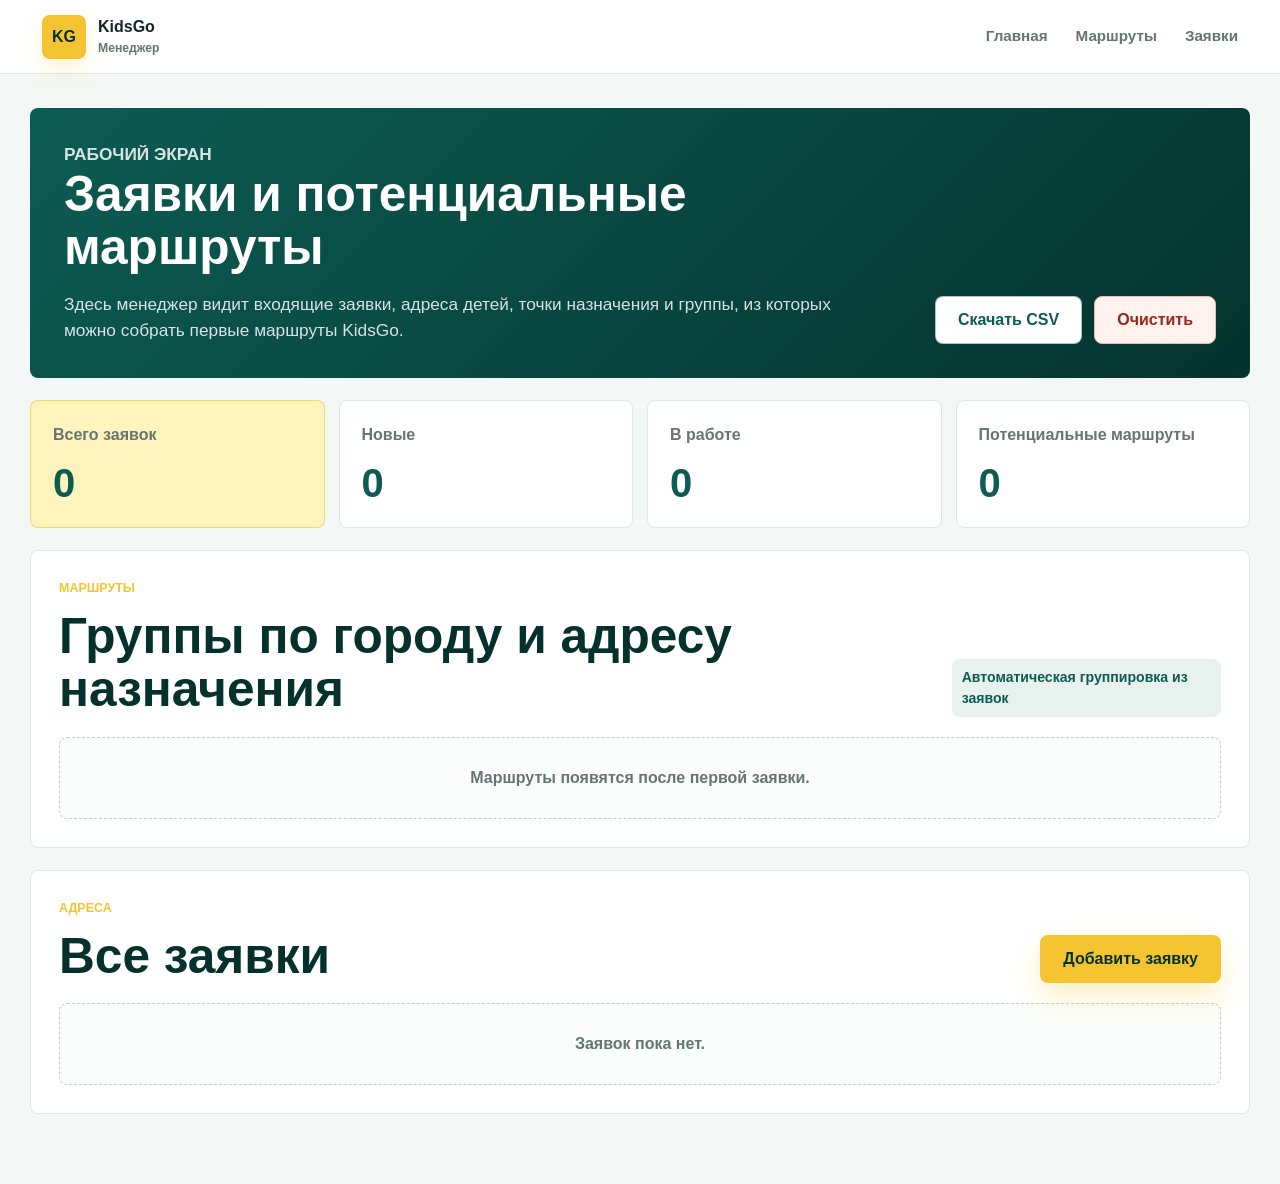
<file: manager.html>
<!doctype html>
<html lang="ru">
  <head>
    <meta charset="utf-8" />
    <meta name="viewport" content="width=device-width, initial-scale=1" />
    <title>KidsGo - менеджер</title>
    <meta
      name="description"
      content="Рабочая страница менеджера KidsGo для просмотра заявок, маршрутов и адресов."
    />
    <link rel="stylesheet" href="styles.css" />
  </head>
  <body class="manager-page">
    <header class="site-header manager-header-bar">
      <a class="brand" href="index.html" aria-label="KidsGo">
        <span class="brand-mark">KG</span>
        <span>
          <strong>KidsGo</strong>
          <small>Менеджер</small>
        </span>
      </a>
      <nav class="site-nav" aria-label="Навигация менеджера">
        <a href="index.html">Главная</a>
        <a href="#routes">Маршруты</a>
        <a href="#leads">Заявки</a>
      </nav>
      <button class="menu-button" type="button" data-menu-button aria-label="Открыть меню">
        <span></span>
        <span></span>
        <span></span>
      </button>
    </header>

    <main class="manager-shell">
      <section class="manager-hero">
        <div>
          <p class="eyebrow">Рабочий экран</p>
          <h1>Заявки и потенциальные маршруты</h1>
          <p>
            Здесь менеджер видит входящие заявки, адреса детей, точки назначения и
            группы, из которых можно собрать первые маршруты KidsGo.
          </p>
        </div>
        <div class="manager-tools">
          <button class="button button-outline" type="button" data-export>Скачать CSV</button>
          <button class="button button-danger" type="button" data-clear>Очистить</button>
        </div>
      </section>

      <section class="stat-grid" aria-label="Количество заявок">
        <article class="stat-card stat-card-accent">
          <span>Всего заявок</span>
          <strong data-total>0</strong>
        </article>
        <article class="stat-card">
          <span>Новые</span>
          <strong data-new>0</strong>
        </article>
        <article class="stat-card">
          <span>В работе</span>
          <strong data-progress>0</strong>
        </article>
        <article class="stat-card">
          <span>Потенциальные маршруты</span>
          <strong data-routes-count>0</strong>
        </article>
      </section>

      <section class="manager-board" id="routes">
        <div class="board-heading">
          <div>
            <p class="eyebrow">Маршруты</p>
            <h2>Группы по городу и адресу назначения</h2>
          </div>
          <span class="board-note">Автоматическая группировка из заявок</span>
        </div>
        <div class="route-groups" data-routes></div>
        <p class="empty-state" data-routes-empty>Маршруты появятся после первой заявки.</p>
      </section>

      <section class="manager-board" id="leads">
        <div class="board-heading">
          <div>
            <p class="eyebrow">Адреса</p>
            <h2>Все заявки</h2>
          </div>
          <a class="button button-primary" href="index.html#request">Добавить заявку</a>
        </div>
        <div class="lead-list" data-leads-list></div>
        <p class="empty-state" data-leads-empty>Заявок пока нет.</p>
      </section>
    </main>

    <div class="toast" data-toast role="status" aria-live="polite"></div>
    <script src="manager.js"></script>
  </body>
</html>
</file>
<file: styles.css>
:root {
  --teal: #0d5c53;
  --teal-700: #08463f;
  --teal-900: #04312c;
  --yellow: #f4c430;
  --yellow-soft: #fff3bd;
  --coral: #ef7b65;
  --blue: #2f73b7;
  --sage: #e7f1ed;
  --cream: #fbfaf3;
  --white: #ffffff;
  --ink: #132522;
  --muted: #657571;
  --line: #dce8e3;
  --shadow: 0 18px 50px rgba(7, 60, 54, 0.14);
}

* {
  box-sizing: border-box;
}

html {
  scroll-behavior: smooth;
  scroll-padding-top: 68px;
}

body {
  margin: 0;
  color: var(--ink);
  background:
    linear-gradient(180deg, rgba(231, 241, 237, 0.7), rgba(251, 250, 243, 0)),
    var(--cream);
  font-family: Inter, "Segoe UI", Arial, sans-serif;
  line-height: 1.5;
}

a {
  color: inherit;
  text-decoration: none;
}

button,
input,
select,
textarea {
  font: inherit;
}

.site-header {
  position: sticky;
  top: 0;
  z-index: 20;
  display: flex;
  min-height: 74px;
  align-items: center;
  justify-content: space-between;
  gap: 22px;
  padding: 0 42px;
  border-bottom: 1px solid rgba(220, 232, 227, 0.92);
  background: rgba(255, 255, 255, 0.9);
  backdrop-filter: blur(18px);
}

.brand {
  display: inline-flex;
  align-items: center;
  gap: 12px;
  font-weight: 900;
}

.brand-mark {
  display: grid;
  width: 44px;
  height: 44px;
  place-items: center;
  border-radius: 8px;
  color: var(--teal-900);
  background: var(--yellow);
  box-shadow: 0 10px 24px rgba(244, 196, 48, 0.22);
}

.brand strong,
.brand small {
  display: block;
}

.brand small {
  color: var(--muted);
  font-size: 0.76rem;
  font-weight: 800;
}

.site-nav {
  display: flex;
  align-items: center;
  gap: 28px;
  color: var(--muted);
  font-size: 0.95rem;
  font-weight: 800;
}

.site-nav a {
  transition: color 0.2s ease;
}

.site-nav a:hover {
  color: var(--teal);
}

.menu-button {
  display: none;
  width: 44px;
  height: 44px;
  padding: 0;
  border: 1px solid var(--line);
  border-radius: 8px;
  background: var(--white);
}

.menu-button span {
  display: block;
  width: 20px;
  height: 2px;
  margin: 5px auto;
  background: var(--teal);
}

.button {
  display: inline-flex;
  min-height: 48px;
  align-items: center;
  justify-content: center;
  padding: 0 22px;
  border: 1px solid transparent;
  border-radius: 8px;
  cursor: pointer;
  font-weight: 900;
  transition: transform 0.2s ease, box-shadow 0.2s ease, background 0.2s ease;
}

.button:hover {
  transform: translateY(-1px);
}

.button-primary {
  color: var(--teal-900);
  background: var(--yellow);
  box-shadow: 0 14px 30px rgba(244, 196, 48, 0.28);
}

.button-light {
  color: var(--white);
  border-color: rgba(255, 255, 255, 0.46);
  background: rgba(255, 255, 255, 0.13);
}

.button-outline {
  color: var(--teal);
  border-color: rgba(13, 92, 83, 0.35);
  background: var(--white);
}

.button-danger {
  color: #982817;
  border-color: #f0b7ac;
  background: #fff2ef;
}

.hero {
  min-height: 82vh;
  display: flex;
  align-items: center;
  padding: 92px 42px;
  color: var(--white);
  background:
    linear-gradient(90deg, rgba(4, 49, 44, 0.94) 0%, rgba(13, 92, 83, 0.82) 44%, rgba(13, 92, 83, 0.2) 100%),
    url("assets/kidsgo-hero.png") center right / cover no-repeat;
}

.hero-copy {
  width: min(680px, 100%);
}

.eyebrow {
  margin: 0 0 12px;
  color: var(--yellow);
  font-size: 0.78rem;
  font-weight: 900;
  letter-spacing: 0;
  text-transform: uppercase;
}

.hero h1 {
  margin: 0;
  font-size: clamp(3.4rem, 8vw, 6.8rem);
  line-height: 0.95;
  letter-spacing: 0;
}

.hero-lead {
  max-width: 620px;
  margin: 24px 0 0;
  color: rgba(255, 255, 255, 0.93);
  font-size: clamp(1.06rem, 2vw, 1.38rem);
}

.hero-actions,
.manager-tools,
.contact-links {
  display: flex;
  flex-wrap: wrap;
  gap: 12px;
}

.hero-actions {
  margin-top: 34px;
}

.hero-metrics {
  display: grid;
  grid-template-columns: repeat(3, minmax(0, 1fr));
  gap: 12px;
  margin-top: 42px;
}

.hero-metrics div {
  min-height: 104px;
  padding: 18px;
  border: 1px solid rgba(255, 255, 255, 0.22);
  border-radius: 8px;
  background: rgba(255, 255, 255, 0.12);
}

.hero-metrics strong,
.hero-metrics span {
  display: block;
}

.hero-metrics strong {
  color: var(--yellow);
  font-size: 1.55rem;
}

.hero-metrics span {
  margin-top: 4px;
  color: rgba(255, 255, 255, 0.84);
  font-size: 0.92rem;
}

.service-strip {
  display: flex;
  min-height: 76px;
  align-items: center;
  justify-content: center;
  gap: 14px;
  padding: 0 28px;
  overflow-x: auto;
  color: var(--teal-900);
  background: var(--yellow);
  font-weight: 950;
  white-space: nowrap;
}

.service-strip span {
  padding: 8px 10px;
}

.section {
  width: min(1180px, calc(100% - 40px));
  margin: 0 auto;
  padding: 90px 0;
}

.section-heading,
.section-copy,
.request-copy {
  max-width: 760px;
}

.section-heading {
  margin-bottom: 34px;
}

.section h2,
.manager-hero h1,
.manager-board h2,
.contact-band h2 {
  margin: 0;
  color: var(--teal-900);
  font-size: clamp(2rem, 4vw, 3.1rem);
  line-height: 1.08;
  letter-spacing: 0;
}

.section p,
.manager-hero p {
  color: var(--muted);
  font-size: 1.08rem;
}

.intro-grid {
  display: grid;
  grid-template-columns: minmax(0, 0.86fr) minmax(420px, 1.14fr);
  gap: 54px;
  align-items: center;
}

.route-preview {
  overflow: hidden;
  border: 1px solid var(--line);
  border-radius: 8px;
  background: var(--white);
  box-shadow: var(--shadow);
}

.route-map {
  position: relative;
  min-height: 350px;
  overflow: hidden;
  background:
    linear-gradient(90deg, rgba(13, 92, 83, 0.1) 1px, transparent 1px),
    linear-gradient(rgba(13, 92, 83, 0.1) 1px, transparent 1px),
    linear-gradient(135deg, #f9fcfa 0%, #e8f3ee 52%, #fff4c6 100%);
  background-size: 42px 42px, 42px 42px, auto;
}

.map-line {
  position: absolute;
  height: 9px;
  border-radius: 999px;
}

.map-line-main {
  left: 14%;
  top: 58%;
  width: 72%;
  background: var(--yellow);
  box-shadow: 0 0 0 8px rgba(244, 196, 48, 0.22);
  transform: rotate(-17deg);
}

.map-line-side {
  left: 32%;
  top: 47%;
  width: 32%;
  background: var(--coral);
  transform: rotate(19deg);
}

.map-pin {
  position: absolute;
  z-index: 2;
  display: inline-flex;
  min-width: 78px;
  min-height: 42px;
  align-items: center;
  justify-content: center;
  padding: 0 14px;
  border-radius: 8px;
  color: var(--white);
  background: var(--teal);
  font-weight: 900;
  box-shadow: 0 12px 24px rgba(7, 60, 54, 0.16);
}

.map-pin-home {
  left: 10%;
  bottom: 20%;
}

.map-pin-school {
  right: 9%;
  top: 22%;
  color: var(--teal-900);
  background: var(--yellow);
}

.map-pin-child {
  left: 38%;
  top: 34%;
  background: var(--blue);
}

.route-preview-footer {
  display: grid;
  grid-template-columns: repeat(2, minmax(0, 1fr));
  border-top: 1px solid var(--line);
}

.route-preview-footer span {
  padding: 18px;
  color: var(--muted);
  font-weight: 850;
}

.route-preview-footer span + span {
  border-left: 1px solid var(--line);
}

.section-soft {
  width: 100%;
  max-width: none;
  padding-right: max(20px, calc((100% - 1180px) / 2));
  padding-left: max(20px, calc((100% - 1180px) / 2));
  background: var(--white);
}

.steps-grid {
  display: grid;
  grid-template-columns: repeat(3, minmax(0, 1fr));
  gap: 18px;
}

.step-card {
  min-height: 258px;
  padding: 26px;
  border: 1px solid var(--line);
  border-radius: 8px;
  background: #f9fcfa;
}

.step-card:nth-child(2) {
  background: #fff9df;
}

.step-card:nth-child(3) {
  background: #f1f7ff;
}

.step-number {
  display: inline-flex;
  width: 46px;
  height: 46px;
  align-items: center;
  justify-content: center;
  border-radius: 8px;
  color: var(--teal-900);
  background: var(--yellow);
  font-weight: 950;
}

.step-card h3 {
  margin: 22px 0 10px;
  color: var(--teal-900);
  font-size: 1.26rem;
}

.step-card p {
  margin: 0;
  color: var(--muted);
}

.trust-section {
  display: grid;
  grid-template-columns: minmax(0, 0.88fr) minmax(360px, 1.12fr);
  gap: 24px;
  align-items: stretch;
}

.trust-card,
.trust-list article {
  border-radius: 8px;
}

.trust-card {
  padding: 34px;
  background: var(--white);
  box-shadow: var(--shadow);
}

.trust-card-dark {
  color: var(--white);
  background:
    linear-gradient(135deg, rgba(13, 92, 83, 0.96), rgba(4, 49, 44, 0.98)),
    var(--teal);
}

.trust-card h2,
.trust-card p {
  color: var(--white);
}

.trust-card p {
  opacity: 0.88;
}

.trust-list {
  display: grid;
  gap: 14px;
}

.trust-list article {
  display: grid;
  gap: 8px;
  padding: 24px;
  border: 1px solid var(--line);
  background: var(--white);
}

.trust-list strong {
  color: var(--teal-900);
  font-size: 1.16rem;
}

.trust-list span {
  color: var(--muted);
}

.request-section {
  display: grid;
  grid-template-columns: minmax(320px, 0.65fr) minmax(0, 1fr);
  gap: 36px;
  align-items: start;
  width: 100%;
  max-width: none;
  padding-right: max(20px, calc((100% - 1180px) / 2));
  padding-left: max(20px, calc((100% - 1180px) / 2));
  background: var(--teal);
}

.request-copy {
  position: sticky;
  top: 104px;
}

.request-copy h2,
.request-copy p {
  color: var(--white);
}

.request-copy p {
  opacity: 0.86;
}

.lead-form {
  padding: 30px;
  border: 1px solid rgba(255, 255, 255, 0.26);
  border-radius: 8px;
  background: var(--white);
  box-shadow: 0 24px 70px rgba(4, 49, 44, 0.22);
}

.form-grid {
  display: grid;
  grid-template-columns: repeat(2, minmax(0, 1fr));
  gap: 18px;
}

label {
  display: grid;
  gap: 8px;
  color: var(--teal-900);
  font-size: 0.92rem;
  font-weight: 900;
}

.span-2 {
  grid-column: span 2;
}

input,
select,
textarea {
  width: 100%;
  min-height: 48px;
  padding: 11px 13px;
  border: 1px solid #cfded8;
  border-radius: 8px;
  color: var(--ink);
  background: #fbfdfc;
  outline: 0;
}

textarea {
  resize: vertical;
}

input:focus,
select:focus,
textarea:focus {
  border-color: var(--yellow);
  box-shadow: 0 0 0 3px rgba(244, 196, 48, 0.24);
}

.consent {
  display: flex;
  align-items: flex-start;
  gap: 10px;
  margin: 18px 0;
  color: var(--muted);
  font-weight: 700;
}

.consent input {
  width: 18px;
  min-height: 18px;
  margin-top: 3px;
}

.form-submit {
  width: 100%;
}

.form-message {
  min-height: 24px;
  margin: 14px 0 0;
  color: var(--teal);
  font-weight: 900;
}

.contact-band {
  display: flex;
  width: min(1180px, calc(100% - 40px));
  align-items: center;
  justify-content: space-between;
  gap: 24px;
  margin: 34px auto;
  padding: 32px;
  border-radius: 8px;
  color: var(--white);
  background: var(--teal-900);
}

.contact-band h2 {
  color: var(--white);
}

.contact-links a {
  display: inline-flex;
  min-height: 44px;
  align-items: center;
  padding: 0 16px;
  border: 1px solid rgba(255, 255, 255, 0.25);
  border-radius: 8px;
  color: var(--white);
  background: rgba(255, 255, 255, 0.1);
  font-weight: 900;
}

.site-footer {
  display: flex;
  justify-content: space-between;
  gap: 18px;
  padding: 26px 42px;
  color: var(--muted);
  background: var(--white);
}

.site-footer a {
  color: var(--teal);
  font-weight: 900;
}

.toast {
  position: fixed;
  right: 22px;
  bottom: 22px;
  z-index: 50;
  max-width: min(360px, calc(100% - 44px));
  padding: 14px 16px;
  border-radius: 8px;
  color: var(--white);
  background: var(--teal-900);
  box-shadow: var(--shadow);
  opacity: 0;
  pointer-events: none;
  transform: translateY(10px);
  transition: opacity 0.2s ease, transform 0.2s ease;
}

.toast.is-visible {
  opacity: 1;
  transform: translateY(0);
}

.manager-page {
  background: #f3f7f5;
}

.manager-header-bar {
  background: rgba(255, 255, 255, 0.94);
}

.manager-shell {
  width: min(1220px, calc(100% - 40px));
  margin: 0 auto;
  padding: 34px 0 70px;
}

.manager-hero {
  display: flex;
  align-items: end;
  justify-content: space-between;
  gap: 24px;
  margin-bottom: 22px;
  padding: 34px;
  border-radius: 8px;
  color: var(--white);
  background:
    linear-gradient(135deg, rgba(13, 92, 83, 0.98), rgba(4, 49, 44, 0.96)),
    var(--teal);
}

.manager-hero h1 {
  max-width: 760px;
  color: var(--white);
}

.manager-hero p {
  max-width: 780px;
  margin-bottom: 0;
  color: rgba(255, 255, 255, 0.84);
}

.stat-grid {
  display: grid;
  grid-template-columns: repeat(4, minmax(0, 1fr));
  gap: 14px;
  margin-bottom: 22px;
}

.stat-card {
  min-height: 128px;
  padding: 22px;
  border: 1px solid var(--line);
  border-radius: 8px;
  background: var(--white);
}

.stat-card span,
.stat-card strong {
  display: block;
}

.stat-card span {
  color: var(--muted);
  font-weight: 850;
}

.stat-card strong {
  margin-top: 16px;
  color: var(--teal);
  font-size: 2.5rem;
  line-height: 1;
}

.stat-card-accent {
  border-color: rgba(244, 196, 48, 0.6);
  background: var(--yellow-soft);
}

.manager-board {
  margin-top: 22px;
  padding: 28px;
  border: 1px solid var(--line);
  border-radius: 8px;
  background: var(--white);
}

.board-heading {
  display: flex;
  align-items: end;
  justify-content: space-between;
  gap: 18px;
  margin-bottom: 20px;
}

.board-note {
  padding: 8px 10px;
  border-radius: 8px;
  color: var(--teal);
  background: var(--sage);
  font-size: 0.88rem;
  font-weight: 900;
}

.route-groups {
  display: grid;
  grid-template-columns: repeat(2, minmax(0, 1fr));
  gap: 16px;
}

.route-card,
.lead-card {
  border: 1px solid var(--line);
  border-radius: 8px;
  background: #fbfdfc;
}

.route-card {
  padding: 20px;
}

.route-card-head {
  display: flex;
  align-items: center;
  gap: 12px;
  margin-bottom: 12px;
}

.route-index {
  display: inline-flex;
  min-width: 58px;
  min-height: 34px;
  align-items: center;
  justify-content: center;
  border-radius: 8px;
  color: var(--teal-900);
  background: var(--yellow);
  font-weight: 950;
}

.route-card-head strong {
  color: var(--teal-900);
  font-size: 1.12rem;
}

.route-meta {
  display: flex;
  flex-wrap: wrap;
  gap: 8px;
  margin-bottom: 16px;
}

.route-meta span {
  padding: 7px 9px;
  border-radius: 8px;
  color: var(--muted);
  background: var(--white);
  font-size: 0.86rem;
  font-weight: 850;
}

.address-stack {
  display: grid;
  gap: 10px;
}

.address-stack div {
  display: grid;
  gap: 3px;
  padding: 12px;
  border-left: 4px solid var(--teal);
  border-radius: 8px;
  background: var(--white);
}

.address-stack span,
.address-stack small,
.lead-date,
.lead-address-grid span {
  color: var(--muted);
  font-size: 0.84rem;
  font-weight: 800;
}

.address-stack strong {
  color: var(--ink);
}

.lead-list {
  display: grid;
  gap: 14px;
}

.lead-card {
  padding: 20px;
}

.lead-card-main {
  display: flex;
  align-items: start;
  justify-content: space-between;
  gap: 16px;
  margin-bottom: 16px;
}

.lead-card h3 {
  margin: 4px 0 2px;
  color: var(--teal-900);
  font-size: 1.16rem;
}

.lead-card p {
  margin: 0;
  color: var(--muted);
}

.lead-card select {
  max-width: 170px;
}

.lead-address-grid {
  display: grid;
  grid-template-columns: repeat(4, minmax(0, 1fr));
  gap: 10px;
}

.lead-address-grid div {
  min-height: 94px;
  padding: 12px;
  border-radius: 8px;
  background: var(--white);
}

.lead-address-grid strong,
.lead-address-grid span {
  display: block;
}

.lead-address-grid strong {
  margin-top: 6px;
  color: var(--ink);
}

.lead-comment {
  margin-top: 14px;
  padding: 12px;
  border-radius: 8px;
  color: var(--muted);
  background: #fff9df;
}

.empty-state {
  margin: 0;
  padding: 28px;
  border: 1px dashed #bfd0ca;
  border-radius: 8px;
  color: var(--muted);
  background: #fbfdfc;
  text-align: center;
  font-weight: 900;
}

body.landing-page {
  min-height: 100vh;
  color: #111a18;
  background:
    radial-gradient(circle at 80% 2%, rgba(244, 196, 48, 0.22), transparent 24rem),
    linear-gradient(180deg, #fbfaf3 0%, #fffdf7 48%, #fbfaf3 100%);
}

.landing-shell {
  width: min(940px, calc(100% - 44px));
  margin: 0 auto;
  padding: 24px 0 34px;
}

.poster-hero,
.compact-benefits,
.price-card,
.work-flow,
.note-grid,
.landing-contact,
.application-card {
  width: 100%;
  margin-right: auto;
  margin-left: auto;
}

.poster-hero {
  position: relative;
  display: grid;
  grid-template-columns: minmax(300px, 0.88fr) minmax(300px, 1.12fr);
  gap: 16px;
  align-items: center;
  min-height: 430px;
  overflow: hidden;
  padding: 38px 30px;
  border-radius: 8px 8px 0 0;
  background: var(--white);
}

.poster-copy {
  position: relative;
  z-index: 2;
}

.poster-logo {
  display: flex;
  align-items: baseline;
  margin-bottom: 14px;
  color: var(--teal-900);
  font-size: clamp(3.8rem, 9vw, 6.5rem);
  font-weight: 950;
  letter-spacing: 0;
  line-height: 0.88;
}

.poster-logo strong {
  color: #f4a900;
}

.poster-copy h1 {
  max-width: 420px;
  margin: 0;
  color: #111;
  font-size: clamp(1.58rem, 3.6vw, 2.28rem);
  line-height: 1.18;
  letter-spacing: 0;
}

.poster-copy p {
  max-width: 430px;
  margin: 16px 0 0;
  color: #202826;
  font-size: 1.12rem;
  font-weight: 650;
}

.poster-visual {
  position: relative;
  z-index: 1;
  width: 100%;
  height: 380px;
  overflow: hidden;
  border-radius: 8px;
}

.poster-visual::after {
  position: absolute;
  inset: 0;
  content: "";
  background:
    linear-gradient(90deg, rgba(255, 253, 247, 0.88) 0%, rgba(255, 253, 247, 0.26) 24%, rgba(255, 253, 247, 0) 54%),
    linear-gradient(0deg, #fffdf7 0%, rgba(255, 253, 247, 0) 24%);
}

.poster-visual img {
  width: 100%;
  height: 100%;
  object-fit: contain;
  object-position: center;
  background: #fffdf7;
}

.compact-benefits {
  display: grid;
  grid-template-columns: repeat(3, minmax(0, 1fr));
  gap: 14px;
  padding: 18px 30px 26px;
  background: #fffdf7;
}

.compact-benefits article {
  display: grid;
  grid-template-columns: 72px 1fr;
  gap: 14px;
  align-items: center;
  min-height: 118px;
}

.compact-benefits h2 {
  margin: 0;
  color: var(--teal-900);
  font-size: 1.38rem;
  line-height: 1.05;
  text-transform: uppercase;
}

.compact-benefits p {
  margin: 8px 0 0;
  color: #202826;
  font-size: 1rem;
}

.benefit-icon {
  position: relative;
  display: inline-grid;
  width: 68px;
  height: 68px;
  place-items: center;
}

.shield-icon::before {
  width: 48px;
  height: 56px;
  border: 6px solid var(--teal-900);
  border-radius: 24px 24px 28px 28px;
  content: "";
}

.shield-icon::after {
  position: absolute;
  width: 22px;
  height: 12px;
  border-bottom: 6px solid var(--teal-900);
  border-left: 6px solid var(--teal-900);
  content: "";
  transform: rotate(-45deg);
}

.clock-icon::before {
  width: 58px;
  height: 58px;
  border: 7px solid #f4a900;
  border-radius: 50%;
  content: "";
}

.clock-icon::after {
  position: absolute;
  width: 6px;
  height: 24px;
  border-radius: 999px;
  background: #f4a900;
  box-shadow: 10px 16px 0 -1px #f4a900;
  content: "";
}

.pin-icon::before {
  width: 56px;
  height: 56px;
  border-radius: 50% 50% 50% 0;
  background: var(--teal-900);
  content: "";
  transform: rotate(-45deg);
}

.pin-icon::after {
  position: absolute;
  width: 18px;
  height: 18px;
  border-radius: 50%;
  background: #fffdf7;
  content: "";
}

.price-card {
  overflow: hidden;
  border: 1px solid rgba(4, 49, 44, 0.18);
  border-radius: 8px;
  background: var(--white);
  box-shadow: 0 18px 44px rgba(7, 60, 54, 0.09);
}

.price-head,
.price-row {
  display: grid;
  grid-template-columns: 1fr 1.4fr;
  align-items: center;
  text-align: center;
}

.price-head {
  min-height: 64px;
  color: var(--white);
  background: var(--teal-900);
  font-size: 1.05rem;
  font-weight: 950;
  text-transform: uppercase;
}

.price-head span,
.price-row span,
.price-row strong {
  padding: 0 24px;
}

.price-head span + span,
.price-row strong {
  border-left: 1px solid rgba(4, 49, 44, 0.18);
}

.price-row {
  min-height: 82px;
  border-top: 1px solid rgba(4, 49, 44, 0.14);
}

.price-row span {
  color: #111;
  font-size: 1.18rem;
  font-weight: 850;
}

.price-row strong {
  color: #f4a900;
  font-size: clamp(2rem, 4vw, 3rem);
  font-weight: 950;
  line-height: 1;
}

.work-flow {
  margin-top: 22px;
  padding: 26px 28px 24px;
  border-radius: 8px;
  background: var(--white);
  box-shadow: 0 16px 36px rgba(7, 60, 54, 0.08);
}

.work-flow h2 {
  margin: 0 0 18px;
  color: var(--teal-900);
  font-size: clamp(1.8rem, 3.4vw, 2.35rem);
  line-height: 1;
  text-align: center;
  text-transform: uppercase;
}

.flow-steps {
  display: grid;
  grid-template-columns: repeat(4, minmax(0, 1fr));
  gap: 22px;
}

.flow-step {
  position: relative;
  display: grid;
  justify-items: center;
  gap: 10px;
  text-align: center;
}

.flow-step:not(:last-child)::after {
  position: absolute;
  top: 45px;
  left: calc(50% + 46px);
  width: calc(100% - 70px);
  border-top: 3px dashed var(--teal-900);
  content: "";
  opacity: 0.85;
}

.flow-number {
  position: absolute;
  top: -6px;
  left: calc(50% - 54px);
  z-index: 2;
  display: grid;
  width: 30px;
  height: 30px;
  place-items: center;
  border-radius: 50%;
  color: var(--teal-900);
  background: #f4a900;
  font-size: 1.05rem;
  font-weight: 950;
}

.flow-icon {
  position: relative;
  display: grid;
  width: 88px;
  height: 88px;
  place-items: center;
  border-radius: 50%;
  background:
    radial-gradient(circle at 35% 20%, rgba(255, 255, 255, 0.24), transparent 38%),
    var(--teal-900);
  box-shadow: 0 10px 22px rgba(4, 49, 44, 0.16);
}

.flow-icon::before,
.flow-icon::after {
  position: absolute;
  content: "";
}

.flow-form::before {
  width: 36px;
  height: 44px;
  border: 3px solid var(--white);
  border-radius: 4px;
}

.flow-form::after {
  width: 22px;
  height: 3px;
  background: var(--white);
  box-shadow: 0 10px 0 var(--white), 0 20px 0 var(--white);
}

.flow-route::before {
  width: 36px;
  height: 36px;
  border-radius: 50% 50% 50% 0;
  background: var(--white);
  transform: rotate(-45deg);
}

.flow-route::after {
  width: 13px;
  height: 13px;
  border-radius: 50%;
  background: var(--teal-900);
}

.flow-phone::before {
  width: 34px;
  height: 34px;
  border: 6px solid var(--white);
  border-top-color: transparent;
  border-right-color: transparent;
  border-radius: 50%;
  transform: rotate(-38deg);
}

.flow-school::before {
  bottom: 25px;
  width: 46px;
  height: 34px;
  border: 3px solid var(--white);
  border-radius: 3px;
}

.flow-school::after {
  top: 22px;
  width: 34px;
  height: 24px;
  border-top: 3px solid var(--white);
  border-left: 3px solid var(--white);
  transform: rotate(45deg);
}

.flow-step p {
  max-width: 150px;
  margin: 0;
  color: #111;
  font-size: 1rem;
  font-weight: 850;
  line-height: 1.22;
}

.note-grid {
  display: grid;
  grid-template-columns: 1.4fr 0.9fr;
  gap: 22px;
  padding: 22px 0;
}

.info-note,
.discount-note {
  display: flex;
  min-height: 96px;
  align-items: center;
  gap: 18px;
  padding: 20px 24px;
  border-radius: 8px;
}

.info-note {
  background: #fff4e2;
}

.discount-note {
  color: var(--teal-900);
  background: #f4a900;
}

.info-note span,
.discount-note span {
  display: inline-grid;
  flex: 0 0 auto;
  width: 58px;
  height: 58px;
  place-items: center;
  border-radius: 50%;
  color: var(--white);
  background: var(--teal-900);
  font-size: 2rem;
  font-weight: 950;
}

.discount-note span {
  color: var(--teal-900);
  background: transparent;
  font-size: 2.8rem;
}

.info-note p,
.discount-note p {
  margin: 0;
  font-size: 1rem;
  font-weight: 850;
}

.landing-contact {
  display: flex;
  align-items: center;
  justify-content: space-between;
  gap: 20px;
  margin-top: 22px;
  padding: 26px 28px;
  border-radius: 8px;
  color: var(--white);
  background:
    linear-gradient(100deg, var(--teal-900) 0%, var(--teal-900) 56%, #f4a900 56%, #f4a900 100%),
    var(--teal-900);
  box-shadow: 0 18px 44px rgba(7, 60, 54, 0.14);
}

.landing-contact p,
.landing-contact h2 {
  margin: 0;
}

.landing-contact p {
  color: var(--yellow);
  font-size: clamp(1.25rem, 2.2vw, 1.55rem);
  font-weight: 900;
  line-height: 1.08;
}

.landing-contact h2 {
  color: var(--white);
  margin-top: 4px;
  font-size: clamp(1.25rem, 2.2vw, 1.55rem);
  font-weight: 900;
  line-height: 1.08;
}

.landing-contact-links {
  display: flex;
  flex-wrap: wrap;
  justify-content: flex-end;
  gap: 8px;
}

.landing-contact-links a {
  display: inline-flex;
  min-height: 42px;
  align-items: center;
  justify-content: center;
  gap: 8px;
  padding: 0 13px;
  border: 1px solid rgba(255, 255, 255, 0.34);
  border-radius: 8px;
  color: var(--white);
  background: rgba(255, 255, 255, 0.12);
  font-size: 0.95rem;
  font-weight: 900;
  line-height: 1;
}

.landing-contact-links a:last-child {
  color: var(--teal-900);
  border-color: var(--white);
  background: var(--white);
}

.landing-contact-links .instagram-link {
  color: var(--teal-900);
  border-color: var(--teal-900);
  background: var(--yellow);
}

.instagram-link svg {
  width: 20px;
  height: 20px;
  fill: none;
  stroke: currentColor;
  stroke-width: 2;
}

.application-card {
  display: grid;
  overflow: hidden;
  border-radius: 8px;
  background: var(--teal-900);
  box-shadow: 0 22px 54px rgba(7, 60, 54, 0.18);
}

.application-copy {
  padding: 28px 30px 24px;
  color: var(--white);
  text-align: center;
  border-bottom: 1px solid rgba(255, 255, 255, 0.18);
}

.application-copy p {
  margin: 0 0 8px;
  color: var(--white);
  font-size: clamp(2rem, 4vw, 3rem);
  font-weight: 950;
  line-height: 1;
  text-transform: uppercase;
}

.application-copy h2 {
  margin: 0;
  color: var(--yellow);
  font-size: clamp(1.1rem, 2vw, 1.45rem);
  line-height: 1.25;
}

.contact-mini {
  display: grid;
  gap: 8px;
  margin-top: 26px;
  padding-top: 22px;
  border-top: 1px solid rgba(255, 255, 255, 0.28);
  color: rgba(255, 255, 255, 0.92);
  font-size: 1.08rem;
  font-weight: 800;
}

.compact-form {
  border: 0;
  border-radius: 0;
  box-shadow: none;
}

.application-card .lead-form {
  padding: 30px;
}

.landing-page .toast {
  background: var(--teal-900);
}

@media (max-width: 980px) {
  .site-header {
    padding: 0 20px;
  }

  .site-nav {
    position: absolute;
    top: 74px;
    right: 20px;
    left: 20px;
    display: none;
    padding: 16px;
    border: 1px solid var(--line);
    border-radius: 8px;
    background: var(--white);
    box-shadow: var(--shadow);
  }

  .site-nav.is-open {
    display: grid;
  }

  .menu-button {
    display: block;
  }

  .header-cta {
    display: none;
  }

  .hero {
    min-height: 74vh;
    padding: 70px 20px;
    background:
      linear-gradient(90deg, rgba(4, 49, 44, 0.95), rgba(13, 92, 83, 0.8), rgba(13, 92, 83, 0.46)),
      url("assets/kidsgo-hero.png") center right / cover no-repeat;
  }

  .intro-grid,
  .trust-section,
  .request-section {
    grid-template-columns: 1fr;
  }

  .request-copy {
    position: static;
  }

  .steps-grid,
  .stat-grid,
  .route-groups,
  .lead-address-grid {
    grid-template-columns: repeat(2, minmax(0, 1fr));
  }

  .poster-hero {
    grid-template-columns: 1fr;
    min-height: auto;
  }

  .poster-visual {
    height: 320px;
    width: 100%;
    opacity: 1;
  }

  .compact-benefits,
  .application-card {
    grid-template-columns: 1fr;
  }

  .flow-steps {
    grid-template-columns: repeat(2, minmax(0, 1fr));
    row-gap: 26px;
  }

  .flow-step::after {
    display: none;
  }

  .note-grid {
    grid-template-columns: 1fr;
  }

  .landing-contact {
    align-items: flex-start;
    flex-direction: column;
    background:
      linear-gradient(135deg, var(--teal-900), var(--teal-700)),
      var(--teal-900);
  }

  .landing-contact-links {
    justify-content: flex-start;
  }

  .manager-hero,
  .board-heading,
  .contact-band,
  .site-footer {
    align-items: flex-start;
    flex-direction: column;
  }
}

@media (max-width: 680px) {
  .section {
    width: min(100% - 28px, 1180px);
    padding: 66px 0;
  }

  .section-soft,
  .request-section {
    padding-right: 14px;
    padding-left: 14px;
  }

  .hero {
    min-height: auto;
    padding: 58px 14px 68px;
  }

  .hero-metrics,
  .steps-grid,
  .form-grid,
  .stat-grid,
  .route-groups,
  .lead-address-grid,
  .route-preview-footer {
    grid-template-columns: 1fr;
  }

  .span-2 {
    grid-column: span 1;
  }

  .lead-form,
  .manager-hero,
  .manager-board {
    padding: 20px;
  }

  .landing-shell {
    width: min(100% - 20px, 940px);
    padding-top: 10px;
  }

  .poster-hero {
    min-height: auto;
    padding: 26px 18px 18px;
  }

  .poster-visual {
    height: 250px;
  }

  .compact-benefits {
    padding: 18px;
  }

  .compact-benefits article {
    grid-template-columns: 62px 1fr;
  }

  .benefit-icon {
    width: 58px;
    height: 58px;
    transform: scale(0.82);
    transform-origin: left center;
  }

  .price-head,
  .price-row {
    grid-template-columns: 1fr;
  }

  .price-head {
    gap: 4px;
    padding: 14px 0;
  }

  .price-head span,
  .price-row span,
  .price-row strong {
    padding: 0 22px;
    border-left: 0;
  }

  .price-head span + span,
  .price-row strong {
    border-left: 0;
  }

  .price-row {
    gap: 8px;
    min-height: 110px;
    padding: 18px 0;
  }

  .price-row span {
    font-size: 1.22rem;
  }

  .work-flow {
    padding: 22px 16px;
  }

  .flow-steps {
    grid-template-columns: 1fr;
  }

  .flow-icon {
    width: 78px;
    height: 78px;
  }

  .flow-number {
    left: calc(50% - 48px);
  }

  .info-note,
  .discount-note {
    align-items: flex-start;
    padding: 18px;
  }

  .landing-contact {
    padding: 22px 18px;
  }

  .landing-contact-links {
    width: 100%;
  }

  .landing-contact-links a {
    width: 100%;
  }

  .application-copy {
    padding: 26px 20px;
  }

  .manager-shell {
    width: calc(100% - 28px);
    padding-top: 20px;
  }

  .lead-card-main {
    flex-direction: column;
  }

  .lead-card select {
    max-width: none;
  }

  .contact-band {
    width: calc(100% - 28px);
    padding: 24px;
  }

  .route-preview-footer span + span {
    border-top: 1px solid var(--line);
    border-left: 0;
  }
}

/* KidsGo 2026 premium landing redesign */
body.landing-page {
  --kg-green: #0d5c53;
  --kg-green-dark: #063d36;
  --kg-yellow: #f7b91e;
  --kg-yellow-soft: #fff3c8;
  --kg-cream: #fffaf0;
  --kg-paper: #ffffff;
  --kg-ink: #151d1b;
  --kg-muted: #65726f;
  --kg-line: #e7ebe6;
  --kg-pink: #f35c9b;
  --kg-coral: #de4b2a;
  margin: 0;
  color: var(--kg-ink);
  background:
    linear-gradient(180deg, #fff6d8 0, #fffaf0 430px, #ffffff 920px),
    #ffffff;
  font-family: Inter, "Segoe UI", Arial, sans-serif;
}

.landing-page main {
  width: min(980px, calc(100% - 96px));
  margin: 0 auto;
  padding: 18px 0 44px;
}

.landing-header {
  position: sticky;
  top: 0;
  z-index: 120;
  display: grid;
  grid-template-columns: auto 1fr auto;
  gap: 22px;
  align-items: center;
  width: 100%;
  min-height: 70px;
  margin: 0 auto;
  padding: 10px max(48px, calc((100vw - 980px) / 2));
  border: 0;
  border-bottom: 1px solid rgba(13, 92, 83, 0.1);
  border-radius: 0;
  background: rgba(255, 255, 255, 0.9);
  box-shadow: 0 18px 48px rgba(13, 92, 83, 0.11);
  backdrop-filter: blur(22px);
}

.brand-lockup {
  display: inline-flex;
  align-items: center;
  gap: 10px;
  color: var(--kg-green-dark);
  font-size: 1.16rem;
  font-weight: 950;
}

.brand-lockup img {
  display: block;
  width: 96px;
  height: 42px;
  object-fit: contain;
}

.brand-symbol {
  display: grid;
  width: 42px;
  height: 42px;
  place-items: center;
  border-radius: 8px;
  color: var(--kg-green-dark);
  background: var(--kg-yellow);
  font-size: 0.95rem;
  box-shadow: 0 10px 28px rgba(247, 185, 30, 0.34);
}

.landing-nav {
  display: flex;
  justify-content: center;
  gap: 26px;
  color: var(--kg-muted);
  font-size: 0.94rem;
  font-weight: 820;
}

.landing-nav a:hover {
  color: var(--kg-green);
}

.header-button,
.primary-action,
.secondary-action {
  display: inline-flex;
  min-height: 48px;
  align-items: center;
  justify-content: center;
  border-radius: 8px;
  font-weight: 900;
}

.header-button {
  padding: 0 18px;
  color: var(--kg-green-dark);
  background: var(--kg-yellow);
}

.hero-saas {
  padding-top: 20px;
}

.hero-panel {
  position: relative;
  display: grid;
  grid-template-columns: minmax(0, 0.95fr) minmax(360px, 1.05fr);
  gap: 28px;
  align-items: center;
  min-height: 670px;
  overflow: hidden;
  padding: 46px;
  border-radius: 8px;
  background:
    linear-gradient(135deg, rgba(255, 244, 204, 0.92), rgba(255, 255, 255, 0.94)),
    var(--kg-paper);
  box-shadow: 0 26px 80px rgba(13, 92, 83, 0.12);
}

.hero-panel::before,
.hero-panel::after {
  position: absolute;
  content: "";
  pointer-events: none;
}

.hero-panel::before {
  right: 8%;
  bottom: 38px;
  width: 420px;
  height: 170px;
  border-bottom: 2px dashed rgba(13, 92, 83, 0.36);
  border-radius: 50%;
  transform: rotate(-8deg);
}

.hero-panel::after {
  left: 45%;
  top: 76px;
  width: 72px;
  height: 72px;
  border: 14px solid rgba(247, 185, 30, 0.36);
  border-radius: 50%;
}

.hero-content {
  position: relative;
  z-index: 2;
}

.hero-kicker,
.section-heading span,
.story-copy span,
.contact-section span {
  display: inline-flex;
  margin-bottom: 14px;
  color: var(--kg-green);
  font-size: 0.86rem;
  font-weight: 940;
  text-transform: uppercase;
}

.hero-content h1 {
  max-width: 640px;
  margin: 0;
  color: var(--kg-ink);
  font-size: 2.82rem;
  line-height: 1.12;
  letter-spacing: 0;
}

.hero-content p {
  max-width: 560px;
  margin: 24px 0 0;
  color: #38413f;
  font-size: 1.24rem;
  font-weight: 650;
}

.hero-actions {
  display: flex;
  flex-wrap: wrap;
  gap: 12px;
  margin-top: 32px;
}

.primary-action {
  padding: 0 24px;
  border: 0;
  color: var(--kg-green-dark);
  background: var(--kg-yellow);
  box-shadow: 0 14px 30px rgba(247, 185, 30, 0.26);
  cursor: pointer;
}

.secondary-action {
  padding: 0 22px;
  color: var(--kg-green-dark);
  border: 1px solid rgba(13, 92, 83, 0.16);
  background: rgba(255, 255, 255, 0.72);
}

.hero-proof {
  display: grid;
  grid-template-columns: repeat(3, minmax(0, 1fr));
  gap: 12px;
  max-width: 580px;
  margin-top: 38px;
}

.hero-proof div {
  min-height: 96px;
  padding: 18px;
  border: 1px solid rgba(13, 92, 83, 0.1);
  border-radius: 8px;
  background: rgba(255, 255, 255, 0.74);
}

.hero-proof strong,
.hero-proof span {
  display: block;
}

.hero-proof strong {
  color: var(--kg-green-dark);
  font-size: 1.18rem;
  font-weight: 950;
}

.hero-proof span {
  margin-top: 4px;
  color: var(--kg-muted);
  font-size: 0.92rem;
  font-weight: 740;
}

.hero-media {
  position: relative;
  z-index: 2;
  min-height: 560px;
}

.hero-media img {
  width: 100%;
  height: 560px;
  object-fit: cover;
  object-position: center;
  border: 10px solid rgba(255, 255, 255, 0.86);
  border-radius: 8px;
  box-shadow: 0 28px 64px rgba(13, 92, 83, 0.19);
}

.floating-card {
  position: absolute;
  display: grid;
  gap: 3px;
  padding: 16px 18px;
  border: 1px solid rgba(255, 255, 255, 0.78);
  border-radius: 8px;
  background: rgba(255, 255, 255, 0.88);
  box-shadow: 0 18px 46px rgba(13, 92, 83, 0.16);
  backdrop-filter: blur(18px);
}

.floating-card span,
.floating-card small {
  color: var(--kg-muted);
  font-size: 0.82rem;
  font-weight: 820;
}

.floating-card strong {
  color: var(--kg-green-dark);
  font-size: 1rem;
  font-weight: 950;
}

.route-widget {
  left: -22px;
  bottom: 74px;
}

.safety-widget {
  right: -18px;
  top: 72px;
}

.trust-strip {
  display: grid;
  grid-template-columns: repeat(3, minmax(0, 1fr));
  gap: 16px;
  margin-top: 18px;
}

.trust-strip div {
  display: grid;
  grid-template-columns: 54px 1fr;
  column-gap: 14px;
  align-items: center;
  min-height: 132px;
  padding: 18px;
  border: 1px solid var(--kg-line);
  border-radius: 8px;
  background: var(--kg-paper);
  box-shadow: 0 14px 38px rgba(13, 92, 83, 0.06);
}

.trust-strip strong {
  color: var(--kg-green-dark);
  font-size: 1.02rem;
  font-weight: 950;
}

.trust-strip p {
  grid-column: 2;
  margin: 3px 0 0;
  color: var(--kg-muted);
  font-size: 1rem;
  line-height: 1.5;
}

.mini-icon,
.feature-icon,
.process-icon {
  position: relative;
  display: grid;
  place-items: center;
  border-radius: 50%;
}

.mini-icon {
  grid-row: span 2;
  width: 54px;
  height: 54px;
  background: var(--kg-yellow-soft);
}

.check-icon::before {
  width: 21px;
  height: 12px;
  border-bottom: 4px solid var(--kg-green);
  border-left: 4px solid var(--kg-green);
  content: "";
  transform: rotate(-45deg);
}

.time-icon::before {
  width: 29px;
  height: 29px;
  border: 4px solid var(--kg-yellow);
  border-radius: 50%;
  content: "";
}

.time-icon::after {
  position: absolute;
  width: 4px;
  height: 16px;
  border-radius: 999px;
  background: var(--kg-yellow);
  content: "";
  transform: translateY(-3px);
}

.location-icon::before {
  width: 28px;
  height: 28px;
  border-radius: 50% 50% 50% 0;
  background: var(--kg-green);
  content: "";
  transform: rotate(-45deg);
}

.location-icon::after {
  position: absolute;
  width: 10px;
  height: 10px;
  border-radius: 50%;
  background: var(--kg-paper);
  content: "";
}

.section-block {
  margin-top: 80px;
  scroll-margin-top: 68px;
}

#top,
#why,
#process,
#pricing,
#request {
  scroll-margin-top: 68px;
}

.section-heading {
  max-width: 720px;
  margin-bottom: 30px;
}

.section-heading.center {
  margin-right: auto;
  margin-left: auto;
  text-align: center;
}

.section-heading h2,
.story-copy h2,
.contact-section h2 {
  margin: 0;
  color: var(--kg-ink);
  font-size: 2.05rem;
  line-height: 1.18;
  letter-spacing: 0;
}

.section-heading p,
.story-copy p {
  margin: 16px 0 0;
  color: var(--kg-muted);
  font-size: 1.15rem;
  line-height: 1.62;
}

.feature-grid {
  display: grid;
  grid-template-columns: repeat(3, minmax(0, 1fr));
  gap: 16px;
}

.feature-grid article {
  min-height: 285px;
  padding: 26px;
  border: 1px solid var(--kg-line);
  border-radius: 8px;
  background: var(--kg-paper);
  box-shadow: 0 16px 44px rgba(13, 92, 83, 0.06);
}

.feature-grid article:nth-child(2) {
  background: #fff9e9;
}

.feature-grid article:nth-child(3) {
  background: #f7fbfa;
}

.feature-icon {
  width: 74px;
  height: 74px;
  margin-bottom: 22px;
  background: var(--kg-yellow-soft);
}

.route-icon::before,
.chat-icon::before,
.shield-soft-icon::before,
.route-icon::after,
.chat-icon::after,
.shield-soft-icon::after {
  position: absolute;
  content: "";
}

.route-icon::before {
  width: 34px;
  height: 34px;
  border-radius: 50% 50% 50% 0;
  background: var(--kg-green);
  transform: rotate(-45deg);
}

.route-icon::after {
  width: 12px;
  height: 12px;
  border-radius: 50%;
  background: var(--kg-paper);
}

.chat-icon::before {
  width: 38px;
  height: 28px;
  border: 4px solid var(--kg-green);
  border-radius: 8px;
}

.chat-icon::after {
  left: 43px;
  top: 44px;
  width: 12px;
  height: 12px;
  border-right: 4px solid var(--kg-green);
  border-bottom: 4px solid var(--kg-green);
  transform: rotate(45deg);
}

.shield-soft-icon::before {
  width: 42px;
  height: 48px;
  border: 5px solid var(--kg-green);
  border-radius: 24px 24px 30px 30px;
}

.shield-soft-icon::after {
  width: 20px;
  height: 11px;
  border-bottom: 5px solid var(--kg-green);
  border-left: 5px solid var(--kg-green);
  transform: rotate(-45deg);
}

.feature-grid h3 {
  margin: 0;
  color: var(--kg-green-dark);
  font-size: 1.08rem;
}

.feature-grid p {
  margin: 12px 0 0;
  color: var(--kg-muted);
  font-size: 1.04rem;
  line-height: 1.58;
}

.photo-story {
  display: grid;
  grid-template-columns: minmax(0, 1fr) minmax(360px, 0.88fr);
  gap: 34px;
  align-items: center;
  padding: 28px;
  border-radius: 8px;
  background: #fff5d8;
}

.story-photo img {
  width: 100%;
  height: 430px;
  object-fit: cover;
  border: 10px solid var(--kg-paper);
  border-radius: 8px;
  box-shadow: 0 22px 50px rgba(13, 92, 83, 0.11);
}

.district-pills {
  display: flex;
  flex-wrap: wrap;
  gap: 8px;
  margin-top: 24px;
}

.district-pills span,
.pricing-note span {
  display: inline-flex;
  min-height: 38px;
  align-items: center;
  padding: 0 12px;
  border-radius: 8px;
  color: var(--kg-green-dark);
  background: rgba(255, 255, 255, 0.74);
  font-size: 0.92rem;
  font-weight: 870;
}

.process-section {
  padding: 54px 44px;
  border: 1px solid var(--kg-line);
  border-radius: 8px;
  background: var(--kg-paper);
  box-shadow: 0 18px 52px rgba(13, 92, 83, 0.07);
}

.process-track {
  display: grid;
  grid-template-columns: repeat(4, minmax(0, 1fr));
  gap: 22px;
}

.process-track article {
  position: relative;
  display: grid;
  justify-items: center;
  text-align: center;
}

.process-track article:not(:last-child)::after {
  position: absolute;
  top: 48px;
  left: calc(50% + 54px);
  width: calc(100% - 64px);
  border-top: 2px dashed rgba(13, 92, 83, 0.36);
  content: "";
}

.process-track article > span {
  position: absolute;
  top: -4px;
  left: calc(50% - 56px);
  z-index: 3;
  display: grid;
  width: 30px;
  height: 30px;
  place-items: center;
  border-radius: 50%;
  color: var(--kg-green-dark);
  background: var(--kg-yellow);
  font-weight: 950;
}

.process-icon {
  width: 94px;
  height: 94px;
  margin-bottom: 18px;
  background: var(--kg-green);
  box-shadow: inset 0 0 0 10px rgba(255, 255, 255, 0.08);
}

.process-icon::before,
.process-icon::after {
  position: absolute;
  content: "";
}

.form-step::before {
  width: 34px;
  height: 44px;
  border: 3px solid var(--kg-paper);
  border-radius: 4px;
}

.form-step::after {
  width: 20px;
  height: 3px;
  background: var(--kg-paper);
  box-shadow: 0 10px 0 var(--kg-paper), 0 20px 0 var(--kg-paper);
}

.route-step::before {
  width: 38px;
  height: 38px;
  border-radius: 50% 50% 50% 0;
  background: var(--kg-paper);
  transform: rotate(-45deg);
}

.route-step::after {
  width: 13px;
  height: 13px;
  border-radius: 50%;
  background: var(--kg-green);
}

.call-step::before {
  width: 34px;
  height: 34px;
  border: 6px solid var(--kg-paper);
  border-top-color: transparent;
  border-right-color: transparent;
  border-radius: 50%;
  transform: rotate(-38deg);
}

.school-step::before {
  bottom: 28px;
  width: 46px;
  height: 34px;
  border: 3px solid var(--kg-paper);
  border-radius: 4px;
}

.school-step::after {
  top: 25px;
  width: 34px;
  height: 24px;
  border-top: 3px solid var(--kg-paper);
  border-left: 3px solid var(--kg-paper);
  transform: rotate(45deg);
}

.process-track h3 {
  margin: 0;
  color: var(--kg-green-dark);
  font-size: 0.98rem;
}

.process-track p {
  margin: 8px 0 0;
  color: var(--kg-muted);
  font-size: 1rem;
  line-height: 1.48;
}

.pricing-section {
  display: grid;
  grid-template-columns: minmax(0, 0.78fr) minmax(420px, 1fr);
  gap: 34px;
  align-items: start;
}

.pricing-grid {
  display: grid;
  gap: 12px;
}

.pricing-grid article {
  display: flex;
  min-height: 92px;
  align-items: center;
  justify-content: space-between;
  gap: 18px;
  padding: 22px 24px;
  border: 1px solid var(--kg-line);
  border-radius: 8px;
  background: var(--kg-paper);
  box-shadow: 0 14px 38px rgba(13, 92, 83, 0.06);
}

.pricing-grid span {
  color: var(--kg-muted);
  font-size: 1.08rem;
  font-weight: 880;
}

.pricing-grid strong {
  color: var(--kg-yellow);
  font-size: 1.82rem;
  font-weight: 950;
}

.pricing-note {
  grid-column: 2;
  display: flex;
  flex-wrap: wrap;
  gap: 8px;
}

.pricing-note span {
  background: var(--kg-yellow-soft);
}

.application-section {
  padding: 52px;
  border-radius: 8px;
  background:
    linear-gradient(135deg, var(--kg-green-dark), var(--kg-green)),
    var(--kg-green);
}

.application-section .section-heading span,
.application-section .section-heading h2,
.application-section .section-heading p {
  color: var(--kg-paper);
}

.application-section .section-heading span {
  color: var(--kg-yellow);
}

.landing-page .lead-form {
  width: min(860px, 100%);
  margin: 0 auto;
  padding: 28px;
  border: 1px solid rgba(255, 255, 255, 0.18);
  border-radius: 8px;
  background: rgba(255, 255, 255, 0.96);
  box-shadow: 0 22px 54px rgba(4, 49, 44, 0.22);
}

.landing-page .form-grid {
  display: grid;
  grid-template-columns: repeat(6, minmax(0, 1fr));
  gap: 16px;
}

.landing-page label {
  display: grid;
  grid-column: span 3;
  gap: 7px;
  color: var(--kg-green-dark);
  font-size: 0.9rem;
  font-weight: 870;
}

.landing-page .field-third {
  grid-column: span 2;
}

.landing-page .span-2 {
  grid-column: span 6;
}

.landing-page input,
.landing-page select,
.landing-page textarea {
  width: 100%;
  min-height: 50px;
  padding: 12px 14px;
  border: 1px solid #d7e1dd;
  border-radius: 8px;
  color: var(--kg-ink);
  background: #fbfdfc;
  outline: 0;
}

.landing-page textarea {
  resize: vertical;
}

.landing-page input:focus,
.landing-page select:focus,
.landing-page textarea:focus {
  border-color: var(--kg-yellow);
  box-shadow: 0 0 0 3px rgba(247, 185, 30, 0.22);
}

.address-field {
  position: relative;
  z-index: 20;
}

.address-field.is-active,
.address-field:focus-within {
  z-index: 35;
}

.address-pair-field {
  align-content: start;
}

.address-pair-field .field-title {
  display: flex;
  min-height: 20px;
  align-items: flex-end;
  white-space: nowrap;
}

.address-pair-field input {
  height: 50px;
}

.address-pair-field.is-active .field-title {
  color: var(--kg-green);
}

.address-pair-field.is-active input {
  border-color: rgba(13, 92, 83, 0.45);
  box-shadow: 0 0 0 3px rgba(13, 92, 83, 0.1);
}

.address-pair-field input:disabled {
  color: rgba(38, 55, 51, 0.58);
  background: #eef3f1;
  cursor: not-allowed;
}

.address-support {
  display: flex;
  align-items: center;
  justify-content: space-between;
  gap: 12px;
  margin-top: -6px;
  padding: 10px 12px;
  border: 1px solid rgba(13, 92, 83, 0.1);
  border-radius: 8px;
  background: rgba(13, 92, 83, 0.045);
}

.address-status {
  color: var(--kg-muted);
  font-size: 0.84rem;
  font-weight: 720;
  line-height: 1.35;
}

.address-actions {
  display: flex;
  justify-content: flex-start;
}

.address-actions button {
  min-height: 36px;
  padding: 0 14px;
  border: 0;
  border-radius: 8px;
  color: var(--kg-green-dark);
  background: var(--kg-yellow);
  box-shadow: 0 10px 20px rgba(247, 185, 30, 0.2);
  cursor: pointer;
  font-size: 0.84rem;
  font-weight: 900;
}

.address-actions button:hover {
  background: var(--kg-yellow-dark);
}

.address-actions button:disabled,
.map-helper button:disabled {
  color: rgba(38, 55, 51, 0.55);
  background: #e4ebe8;
  box-shadow: none;
  cursor: not-allowed;
}

.address-suggestions {
  position: absolute;
  top: calc(100% + 8px);
  right: 0;
  left: 0;
  z-index: 12;
  overflow: hidden;
  border: 1px solid var(--kg-line);
  border-radius: 8px;
  background: var(--kg-paper);
  box-shadow: 0 18px 42px rgba(6, 61, 54, 0.16);
}

.suggestion-item {
  display: grid;
  width: 100%;
  grid-template-columns: 38px 1fr;
  gap: 12px;
  align-items: start;
  padding: 13px 14px;
  border: 0;
  border-bottom: 1px solid var(--kg-line);
  color: var(--kg-ink);
  background: var(--kg-paper);
  text-align: left;
  cursor: pointer;
}

.suggestion-item:last-child {
  border-bottom: 0;
}

.suggestion-item:hover {
  background: #fff8e5;
}

.suggestion-icon {
  position: relative;
  display: inline-grid;
  width: 30px;
  height: 30px;
  place-items: center;
  border-radius: 50%;
  background: var(--kg-yellow-soft);
}

.suggestion-icon::before {
  width: 16px;
  height: 16px;
  border-radius: 50% 50% 50% 0;
  background: var(--kg-green);
  content: "";
  transform: rotate(-45deg);
}

.suggestion-icon::after {
  position: absolute;
  width: 6px;
  height: 6px;
  border-radius: 50%;
  background: var(--kg-paper);
  content: "";
}

.suggestion-item strong,
.suggestion-item small {
  display: block;
}

.suggestion-item strong {
  color: var(--kg-green-dark);
  font-size: 0.96rem;
  font-weight: 920;
}

.suggestion-item small {
  margin-top: 3px;
  color: var(--kg-muted);
  font-size: 0.82rem;
  line-height: 1.35;
}

.suggestion-empty {
  padding: 16px;
  color: var(--kg-muted);
  font-size: 0.92rem;
  font-weight: 780;
}

.address-map-shell {
  position: relative;
  z-index: 0;
  isolation: isolate;
  overflow: hidden;
  border: 1px solid var(--kg-line);
  border-radius: 8px;
  background: var(--kg-paper);
}

.address-map {
  position: relative;
  z-index: 0;
  height: 310px;
  min-height: 310px;
  background:
    linear-gradient(135deg, rgba(13, 92, 83, 0.08), rgba(247, 185, 30, 0.08)),
    #f4f7f4;
}

.map-helper {
  display: flex;
  align-items: center;
  justify-content: space-between;
  gap: 14px;
  padding: 12px 14px;
  border-top: 1px solid var(--kg-line);
  color: var(--kg-muted);
  font-size: 0.88rem;
  font-weight: 760;
}

.map-helper button {
  min-height: 38px;
  flex: 0 0 auto;
  padding: 0 12px;
  border: 0;
  border-radius: 8px;
  color: var(--kg-green-dark);
  background: var(--kg-yellow);
  cursor: pointer;
  font-size: 0.86rem;
  font-weight: 900;
}

.leaflet-container {
  z-index: 0;
  font-family: inherit;
}

.address-map .leaflet-pane,
.address-map .leaflet-control-container {
  z-index: 1;
}

.address-map .leaflet-top,
.address-map .leaflet-bottom {
  z-index: 2;
}

.address-marker {
  display: grid;
  width: 36px !important;
  height: 36px !important;
  place-items: center;
  background: transparent;
}

.address-marker span {
  display: grid;
  width: 36px;
  height: 36px;
  place-items: center;
  border: 3px solid var(--kg-paper);
  border-radius: 50% 50% 50% 0;
  box-shadow: 0 10px 22px rgba(6, 61, 54, 0.24);
  transform: rotate(-45deg);
}

.address-marker b {
  display: grid;
  width: 21px;
  height: 21px;
  place-items: center;
  border-radius: 50%;
  font-size: 0.76rem;
  font-weight: 950;
  line-height: 1;
  transform: rotate(45deg);
}

.address-marker.home-pin span {
  background: var(--kg-green);
}

.address-marker.school-pin span {
  background: var(--kg-yellow);
}

.address-marker.home-pin b {
  color: var(--kg-paper);
  background: var(--kg-green-dark);
}

.address-marker.school-pin b {
  color: var(--kg-green-dark);
  background: var(--kg-paper);
}

.landing-page .form-submit {
  width: 100%;
  margin-top: 18px;
}

.landing-page .form-message {
  min-height: 24px;
  margin: 14px 0 0;
  color: var(--kg-green);
  font-weight: 880;
  text-align: center;
}

.contact-section {
  display: flex;
  align-items: center;
  justify-content: space-between;
  gap: 24px;
  margin-top: 22px;
  padding: 30px 34px;
  border-radius: 8px;
  color: var(--kg-paper);
  background:
    linear-gradient(100deg, var(--kg-green-dark) 0%, var(--kg-green-dark) 58%, var(--kg-yellow) 58%, var(--kg-yellow) 100%),
    var(--kg-green-dark);
}

.contact-section h2 {
  color: var(--kg-paper);
  font-size: 1.28rem;
}

.contact-section span {
  color: var(--kg-yellow);
  margin-bottom: 6px;
}

.contact-actions {
  display: flex;
  flex-wrap: wrap;
  justify-content: flex-end;
  gap: 10px;
}

.contact-actions a {
  display: inline-flex;
  min-height: 44px;
  align-items: center;
  gap: 8px;
  padding: 0 16px;
  border-radius: 8px;
  color: var(--kg-paper);
  border: 1px solid rgba(255, 255, 255, 0.3);
  background: rgba(255, 255, 255, 0.13);
  font-weight: 900;
}

.contact-actions .instagram-link {
  color: var(--kg-green-dark);
  border-color: var(--kg-green-dark);
  background: var(--kg-yellow);
}

.instagram-link svg {
  width: 20px;
  height: 20px;
  fill: none;
  stroke: currentColor;
  stroke-width: 2;
}

.landing-page .toast {
  background: var(--kg-green-dark);
}

@media (max-width: 1040px) {
  .landing-header,
  .landing-page main {
    width: min(100% - 44px, 980px);
  }

  .landing-header {
    grid-template-columns: 1fr auto;
    width: 100%;
    padding-right: 22px;
    padding-left: 22px;
  }

  .landing-nav {
    display: none;
  }

  .hero-panel,
  .photo-story,
  .pricing-section {
    grid-template-columns: 1fr;
  }

  .hero-panel {
    padding: 34px;
  }

  .hero-content h1 {
    font-size: 2.28rem;
  }

  .hero-media,
  .hero-media img {
    min-height: auto;
    height: 430px;
  }

  .pricing-note {
    grid-column: auto;
  }
}

@media (max-width: 760px) {
  .landing-page main {
    width: min(100% - 24px, 980px);
    padding-bottom: 28px;
  }

  .landing-header {
    top: 0;
    width: 100%;
    min-height: 62px;
    padding: 8px 12px;
  }

  .brand-lockup {
    font-size: 1.05rem;
  }

  .brand-lockup img {
    width: 78px;
    height: 36px;
  }

  .brand-symbol {
    width: 38px;
    height: 38px;
  }

  .header-button {
    min-height: 42px;
    padding: 0 12px;
    font-size: 0.86rem;
  }

  .hero-panel {
    min-height: auto;
    padding: 24px;
  }

  .hero-content h1 {
    font-size: 1.82rem;
  }

  .hero-content p,
  .section-heading p,
  .story-copy p {
    font-size: 1.04rem;
    line-height: 1.55;
  }

  .hero-proof,
  .trust-strip,
  .feature-grid,
  .process-track,
  .landing-page .form-grid {
    grid-template-columns: 1fr;
  }

  .hero-media,
  .hero-media img {
    height: 330px;
  }

  .floating-card {
    position: static;
    margin-top: 10px;
  }

  .section-block {
    margin-top: 54px;
  }

  .section-heading h2,
  .story-copy h2 {
    font-size: 1.65rem;
  }

  .photo-story,
  .process-section,
  .application-section {
    padding: 22px;
  }

  .story-photo img {
    height: 300px;
  }

  .process-track article:not(:last-child)::after {
    display: none;
  }

  .process-track article > span {
    left: calc(50% - 50px);
  }

  .pricing-grid article,
  .contact-section {
    align-items: flex-start;
    flex-direction: column;
  }

  .pricing-grid strong {
    font-size: 1.72rem;
  }

  .landing-page .span-2 {
    grid-column: span 1;
  }

  .landing-page label,
  .landing-page .field-third {
    grid-column: span 1;
  }

  .landing-page .lead-form {
    padding: 18px;
  }

  .address-pair-field .field-title {
    min-height: 0;
    white-space: normal;
  }

  .address-support {
    align-items: stretch;
    flex-direction: column;
    margin-top: 0;
  }

  .address-actions,
  .address-actions button {
    width: 100%;
  }

  .address-suggestions {
    position: static;
    margin-top: 8px;
  }

  .address-map {
    height: 260px;
    min-height: 260px;
  }

  .map-helper {
    align-items: stretch;
    flex-direction: column;
  }

  .map-helper button {
    width: 100%;
  }

  .contact-section {
    background:
      linear-gradient(135deg, var(--kg-green-dark), var(--kg-green)),
      var(--kg-green-dark);
  }

  .contact-actions,
  .contact-actions a {
    width: 100%;
  }

  .contact-actions a {
    justify-content: center;
  }
}
</file>
